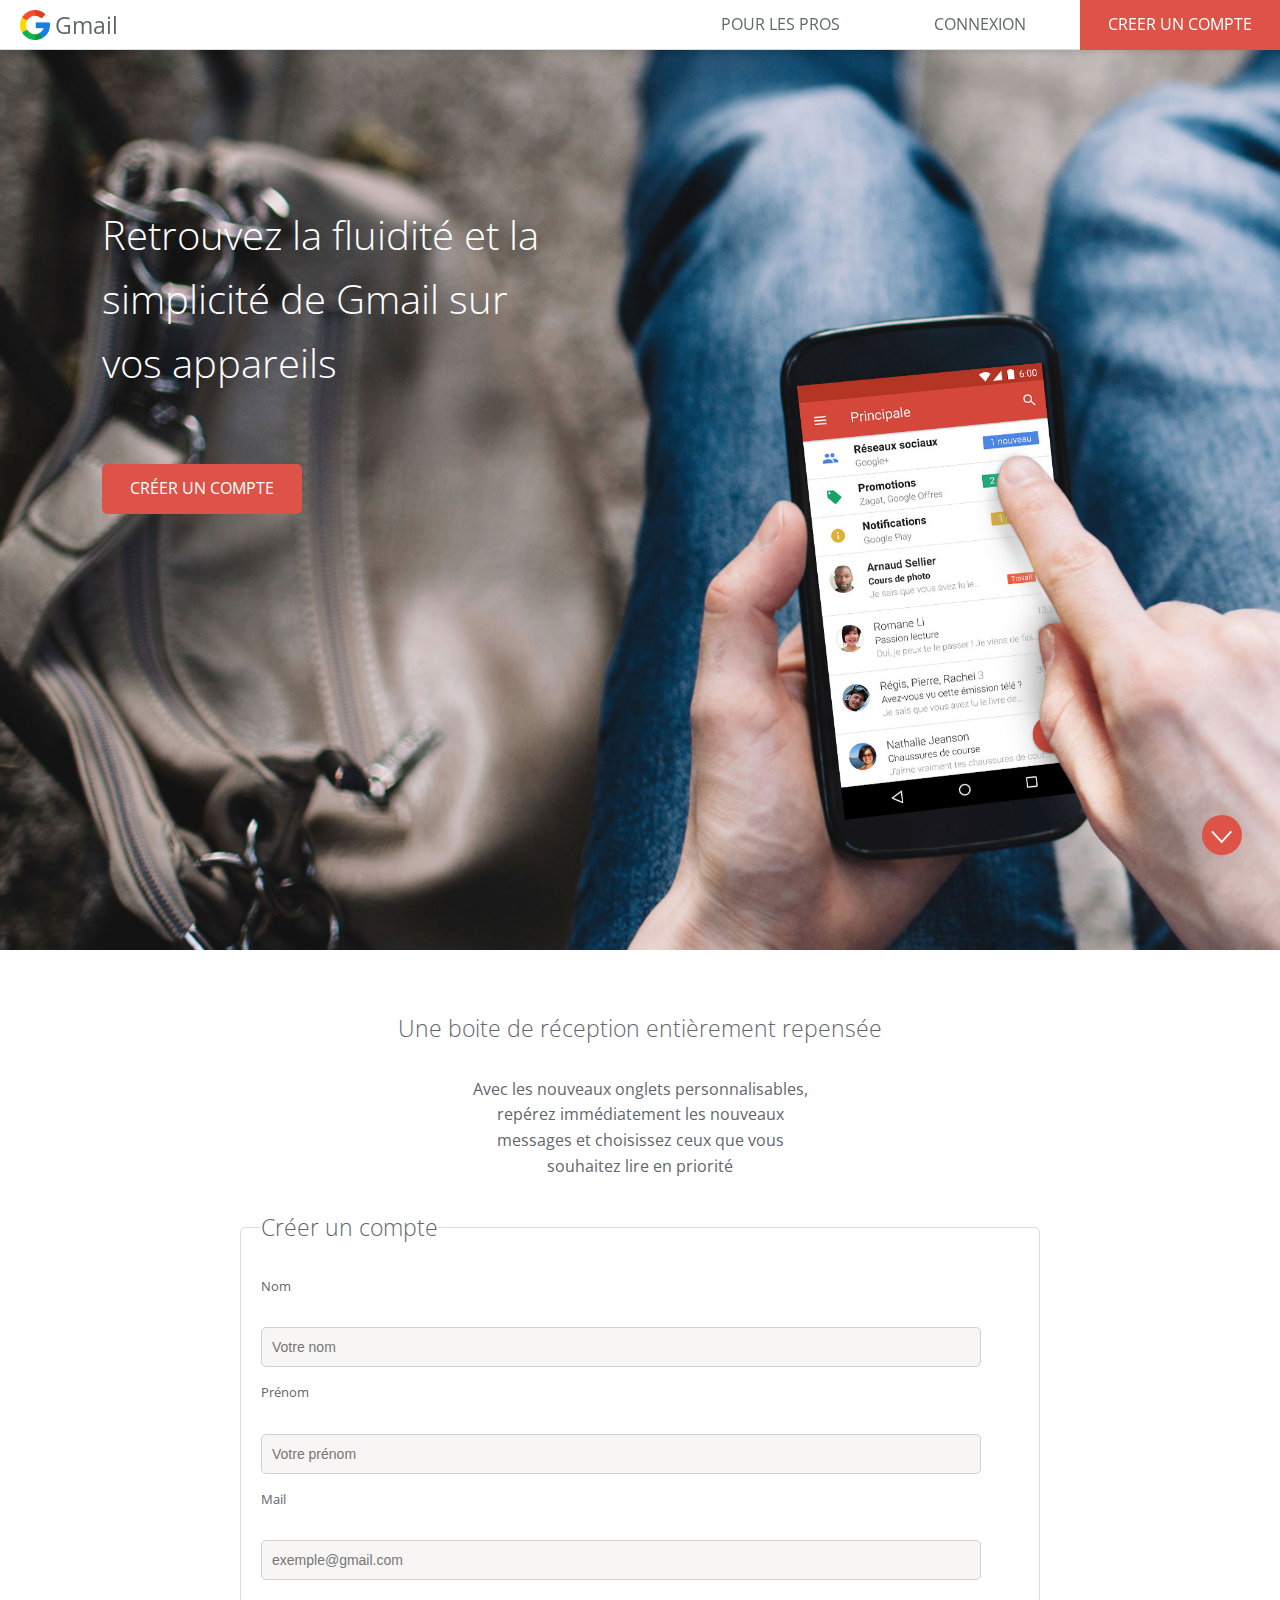
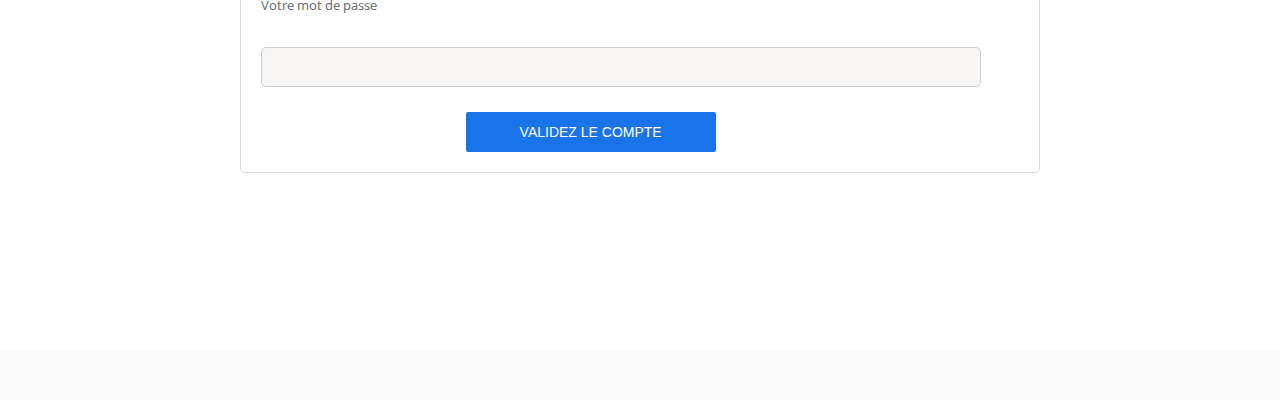
<file: index.html>
<!DOCTYPE html>
<html lang="fr">
<head>
  <meta charset="UTF-8">
  <meta http-equiv="X-UA-Compatible" content="IE=edge">
  <meta name="viewport" content="width=device-width, initial-scale=1.0">
  <link rel="apple-touch-icon" sizes="180x180" href="./favicon/apple-touch-icon.png">
  <link rel="icon" type="image/png" sizes="32x32" href="./favicon/favicon-32x32.png">
  <link rel="icon" type="image/png" sizes="16x16" href="./favicon/favicon-16x16.png">
  <link rel="manifest" href="./favicon/site.webmanifest">
  <link rel="stylesheet" href="css/style.css">
  <title>Gmail: une messagerie sécurisée, intelligente et facile à utiliser</title>
</head>
<body>
  <header class="header-container">
    <figure class="logo-wrapper">
      <a href="#" class="logo-link"><img src="favicon/Logo.png" alt="Gmail logo" title="Google Gmail"></a>
      <figcaption class="hidden-text"></figcaption> 
    </figure>
    <h1 class="header-title"><a href="#" class="main-title">Gmail</a></h1>
    <nav class="main-navigation">
      <ul class="navigation-list">
        <li><a href="#" class="navigation-item">POUR LES PROS</a></li>
        <li><a href="connexion.html" class="navigation-item">CONNEXION</a></li>
        <li class="account-creation-button"><a href="#" class="navigation-item">CREER UN COMPTE</a></li>
      </ul>
    </nav>
  </header>
  <main class="main-content">
    <section class="home-section">
      <h1 class="home-text">Retrouvez la fluidité et la <br> simplicité de Gmail sur <br> vos appareils </h1>
      <a href="#form-section" class="cta-button">Créer un compte</a>
      <figure class="down-arrow-wrapper">
        <figcaption class="hidden-text"></figcaption>
        <a href="#form-section">
          <img src="./favicon/arrow.png" alt="Flèche vers le bas">
        </a>
      </figure>
    </section>
    <section class="form-section" id="form-section">
      <h2 class="form-title">Une boite de réception entièrement repensée</h2>
      <p class="form-description">Avec les nouveaux onglets personnalisables, repérez immédiatement les nouveaux messages et choisissez ceux que vous souhaitez lire en priorité</p>
      <form action="" method="post" class="account-form">
        <fieldset class="form-fieldset">
          <legend class="form-legend">Créer un compte</legend>
          <label for="nom" class="form-label">Nom</label><br>
          <input type="text" id="nom" name="nom" placeholder="Votre nom" required><br>
          <label for="prenom" class="form-label">Prénom</label><br>
          <input type="text" id="prenom" name="prenom" placeholder="Votre prénom" required><br>
          <label for="email" class="form-label">Mail</label><br>
          <input type="email" id="email" name="email" placeholder="exemple@gmail.com" required><br>
          <label for="mot_de_passe" class="form-label">Votre mot de passe</label><br>
          <input type="password" id="mot_de_passe" name="mot_de_passe" required><br>
          <button type="submit" class="submit-button">VALIDEZ LE COMPTE</button>
        </fieldset>
      </form>
    </section>
  </main>

  <footer class="footer-container">
  </footer>
</body>
</html>
</file>
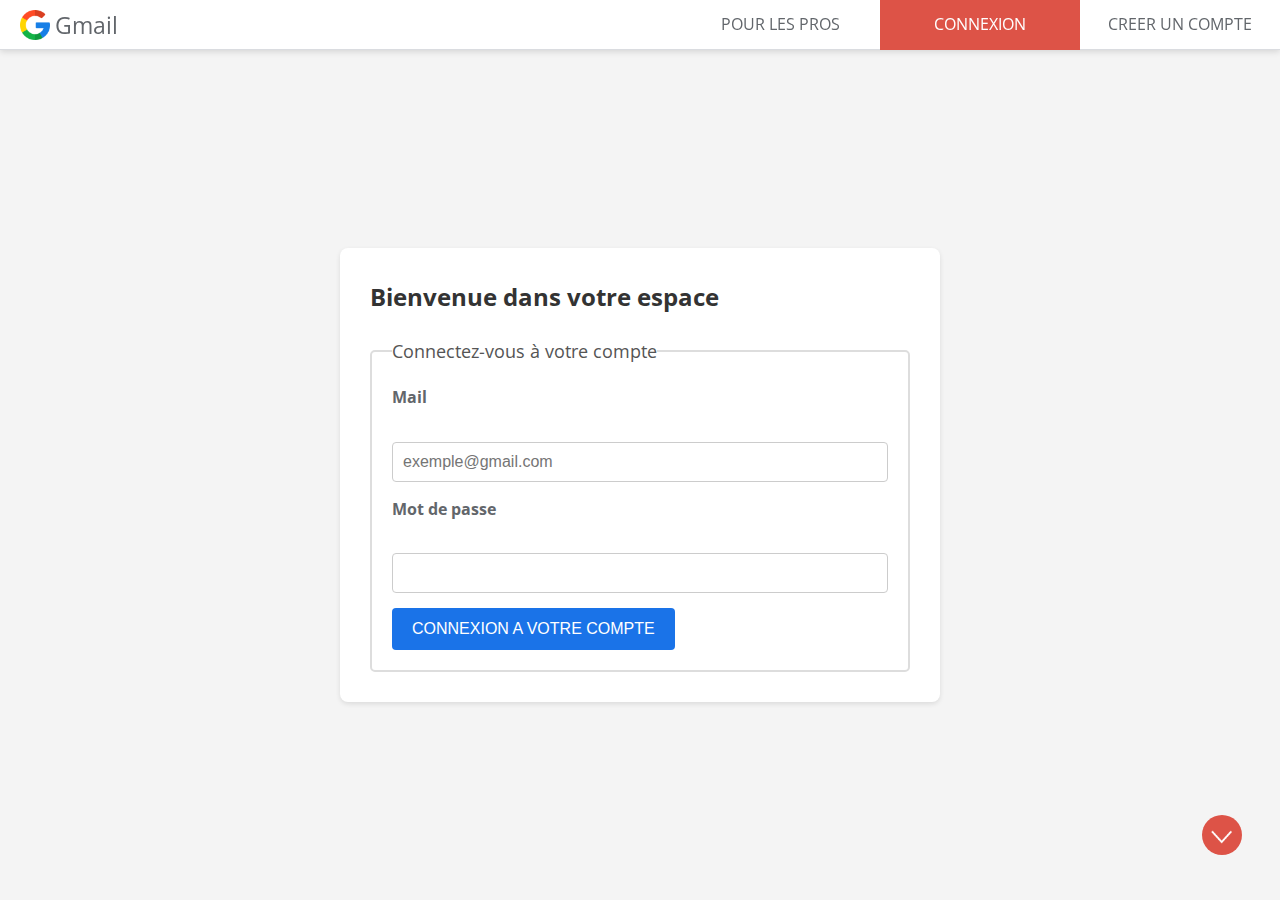
<file: connexion.html>
<!DOCTYPE html>
<html lang="fr">
<head>
  <meta charset="UTF-8">
  <meta http-equiv="X-UA-Compatible" content="IE=edge">
  <meta name="viewport" content="width=device-width, initial-scale=1.0">
  <link rel="icon" type="image/png" sizes="16x16" href="./favicon/favicon-16x16.png">
  <link rel="stylesheet" href="css/connexon.css">
  <title>Connexion</title>
</head>
<body class="connexion-page">
  
  <header class="header-container">
    <figure class="logo-wrapper">
      <a href="./index.html" class="logo-link"><img src="favicon/Logo.png" alt="Gmail logo" title="Google Gmail"></a>
      <figcaption class="hidden-text"></figcaption>
    </figure>
    <h1 class="header-title"><a href="./index.html" class="main-title">Gmail</a></h1>
    <nav class="main-navigation">
      <ul class="navigation-list">
        <li><a href="#" class="navigation-item">POUR LES PROS</a></li>
        <li class="account-creation-button"><a href="#" class="navigation-item">CONNEXION</a></li>
        <li><a href="./index.html" class="navigation-item">CREER UN COMPTE</a></li>
      </ul>
    </nav>
  </header>
 
  <main class="main-content">
    <section class="form-section" id="form-down">
      <h2 class="form-title">Bienvenue dans votre espace</h2>
      <form action="" method="post" class="login-form">
        <fieldset class="form-fieldset">
          <legend class="form-legend">Connectez-vous à votre compte</legend>
          <label for="email" class="form-label">Mail</label><br>
          <input type="email" id="email" name="email" placeholder="exemple@gmail.com" required class="form-input"><br>
          <label for="mot_de_passe" class="form-label">Mot de passe</label><br>
          <input type="password" id="mot_de_passe" name="mot_de_passe" required class="form-input"><br>
          <button type="submit" class="submit-button">CONNEXION A VOTRE COMPTE</button>
        </fieldset>
      </form>
    </section>
  </main>
  


  
  <footer class="footer-container">
    
  </footer>

  <div class="down-arrow-wrapper">
    <img src="favicon/arrow.png" alt="Flèche vers le bas" title="Descendre">
  </div>

</body>
</html>
</file>
<file: css/style.css>
@import url('https://fonts.googleapis.com/css2?family=Open+Sans:ital,wght@0,300..800;1,300..800&display=swap');


* {
    box-sizing: border-box;
    margin: 0;
    padding: 0;
}

html {
    font-size: 62.5%; 
    scroll-behavior: smooth;
    block-size: border-box;
}

body {
    font-family: "Open Sans", serif;
    font-size: 1.6rem;
    line-height: 1.6;
    color: #62666B;
    background-color: #ffffff;
    display: grid;
    grid-template-rows: auto 1fr auto;
    min-height: 100svh;
    scroll-behavior: smooth;
}

h1, h2, h3, h4, h5, h6, p, ol, ul, figure, blockquote, dl, dd {
    margin: 0;
    padding: 0;
}

ol, ul {
    list-style: none;
}

img {
    max-width: 100%;
    display: inline-block;
    vertical-align: middle;
}

a {
    text-decoration: none;
    color: inherit;
}

/* Styles de l'en-tête */
.header-container {
    height: 5rem;
    position: fixed;
    top: 0;
    left: 0;
    width: 100%;
    z-index: 100;
    display: flex;
    background-color: #ffffff;
    align-items: center;
    box-shadow: 0 0.2rem 0.6rem #0000001f, inset 0 -0.1rem #dadce0;
}

.logo-wrapper {
    width: 3rem;
    height: 3rem;
    margin-left: 2rem;
}

.logo-wrapper img {
    width: 100%;
}

.header-title {
    font-size: 2.3rem;
    margin-left: 0.5rem;
    color: #62666B;
    font-weight: 400;
}

.main-navigation {
    position: absolute;
    right: 0;
}

.navigation-list {
    display: flex;
    justify-content: space-between;
    align-items: center;
}

.navigation-item {
    width: 20rem;
    height: 5rem;
    display: flex;
    align-items: center;
    justify-content: center;
    font-size: 1.6rem;
    transition: 0.3s ease-in-out;
    text-decoration: none;
    color: inherit;
}

.navigation-item:hover {
    color: #dd5347;
}

.account-creation-button {
    display: flex;
    align-items: center;
    justify-content: center;
    width: 20rem;
    height: 5rem;
    background-color: #dd5347ff;
    color: #ffffff;
    font-size: 1.6rem;
}

.account-creation-button:hover {
    color: #ffffff;
}


/* Styles spécifiques pour la page d'accueil (index.html) */
.home-section {
  position: relative;
  height: 100vh;
  background-image: url("./image/Acceuil.jpg");
  background-size: cover;
  background-repeat: no-repeat;
}

.home-text {
  position: absolute;
  top: 17%;
  left: 8%;
  font-size: 4rem;
  font-weight: 300;
  color: #ffffff;
}

.cta-button {
  position: absolute;
  top: 46%;
  left: 8%;
  display: flex;
  align-items: center;
  justify-content: center;
  width: 20rem;
  height: 5rem;
  background-color: #dd5347ff;
  color: #ffffff;
  border: none;
  border-radius: 0.5rem;
  text-transform: uppercase;
  font-size: 1.6rem;
  cursor: pointer;
}

/* Styles du contenu principal */
.main-content {
    margin-top: 5rem;
    position: relative;
    width: 100%;
    min-height: 100vh;
}

.form-section {
    padding-top: 6rem;
    height: 100vh;
    display: flex;
    flex-direction: column;
    align-items: center;
    gap: 3rem;
}

.form-title {
    font-size: 2.3rem;
    font-weight: 300;
    text-align: center;
}

.form-description {
    width: 35rem;
    font-size: inherit;
    text-align: center;
}

.account-form {
    width: 80rem;
    margin-bottom: 2rem;
    
}

.form-fieldset {
    border-radius: 0.5rem;
    padding: 2rem;
    border: 0.1rem solid #dadce0;
}

.form-legend {
    font-size: 2.3rem;
    font-weight: 300;
    margin-bottom: 1rem;
}

.form-label {
    font-size: 1.3rem;
    margin-bottom: 0.5rem;
    display: block;
}

.account-form input {
    width: 95%;
    height: 4rem;
    background-color: #F8F5F5;
    border: 0.1rem solid #d1d0d0;
    border-radius: 0.5rem;
    margin-bottom: 1.5rem;
    padding: 0 1rem;
    font-size: 1.4rem;
}

.submit-button {
    margin-left: 27%;
    margin-right: 27%;
    margin-top: 1rem;
    background-color: #1A73E8;
    width: 25rem;
    height: 4rem;
    color: #ffffff;
    border: none;
    border-radius: 0.2rem;
    cursor: pointer;
    font-size: 1.4rem;
}



.down-arrow-wrapper {
    width: 4rem;
    height: 4rem;
    border-radius: 50%;
    position: fixed;
    right: 3%;
    bottom: 5%;
    background-color: #dd5347ff;
    cursor: pointer;
    transition: transform 0.3s ease;
}

.down-arrow-wrapper img {
    position: absolute;
    top: 50%;
    left: 50%;
    transform: translate(-50%, -50%);
    width: 60%;
}

.down-arrow-wrapper:hover {
    transform: scale(1.1);
}



/* Styles du pied de page */
.footer-container {
  height: 5rem;
  background-color: #fafafa;
  text-align: center;
  padding: 1rem;
  margin-top: 10rem;
}
</file>
<file: css/connexon.css>
@import url('https://fonts.googleapis.com/css2?family=Open+Sans:ital,wght@0,300..800;1,300..800&display=swap');


* {
    box-sizing: border-box;
    margin: 0;
    padding: 0;
}

html {
    font-size: 62.5%; 
    scroll-behavior: smooth;
    block-size: border-box;
}

body {
    font-family: "Open Sans", serif;
    font-size: 1.6rem;
    line-height: 1.6;
    color: #62666B;
    background-color: #ffffff;
    display: grid;
    grid-template-rows: auto 1fr auto;
    min-height: 100svh;
    scroll-behavior: smooth;
}

h1, h2, h3, h4, h5, h6, p, ol, ul, figure, blockquote, dl, dd {
    margin: 0;
    padding: 0;
}

ol, ul {
    list-style: none;
}

img {
    max-width: 100%;
    display: inline-block;
    vertical-align: middle;
}

a {
    text-decoration: none;
    color: inherit;
}

/* Styles de l'en-tête */
.header-container {
    height: 5rem;
    position: fixed;
    top: 0;
    left: 0;
    width: 100%;
    z-index: 100;
    display: flex;
    background-color: #ffffff;
    align-items: center;
    box-shadow: 0 0.2rem 0.6rem #0000001f, inset 0 -0.1rem #dadce0;
}

.logo-wrapper {
    width: 3rem;
    height: 3rem;
    margin-left: 2rem;
}

.logo-wrapper img {
    width: 100%;
}

.header-title {
    font-size: 2.3rem;
    margin-left: 0.5rem;
    color: #62666B;
    font-weight: 400;
}

.main-navigation {
    position: absolute;
    right: 0;
}

.navigation-list {
    display: flex;
    justify-content: space-between;
    align-items: center;
}

.navigation-item {
    width: 20rem;
    height: 5rem;
    display: flex;
    align-items: center;
    justify-content: center;
    font-size: 1.6rem;
    transition: 0.3s ease-in-out;
    text-decoration: none;
    color: inherit;
}

.navigation-item:hover {
    color: #dd5347;
}

.account-creation-button {
    display: flex;
    align-items: center;
    justify-content: center;
    width: 20rem;
    height: 5rem;
    background-color: #dd5347ff;
    color: #ffffff;
    font-size: 1.6rem;
}

.account-creation-button:hover {
    color: #ffffff;
}



/* Styles du contenu principal */
.main-content {
    display: flex;
    justify-content: center;
    align-items: center;
    min-height: 100vh;
    background-color: #f4f4f4;
    padding-top: 5rem;
}

/* Styles du formulaire */
.form-section {
    background-color: #fff;
    padding: 3rem;
    border-radius: 0.8rem;
    box-shadow: 0 0.2rem 0.5rem rgba(0, 0, 0, 0.1);
    position: relative;
    width: 60rem;
}

.form-title {
    text-align: left;
    font-size: 2.4rem;
    color: #333;
    margin-bottom: 2rem;
}

.form-fieldset {
    border: 0.2rem solid #ddd;
    padding: 2rem;
    border-radius: 0.5rem;
}

.form-legend {
    font-size: 1.8rem;
    color: #555;
}

.form-label {
    display: block;
    margin-bottom: 0.5rem;
    font-weight: bold;
}

.form-input {
    width: 100%;
    padding: 1rem;
    margin-bottom: 1.5rem;
    border: 0.1rem solid #ccc;
    border-radius: 0.4rem;
    box-sizing: border-box;
    font-size: 1.6rem;
}

.submit-button {
 
    background-color: #1a73e8;
    color: #fff;
    padding: 1.2rem 2rem;
    border: none;
    border-radius: 0.4rem;
    cursor: pointer;
    font-size: 1.6rem;
}

/* Styles des boutons */
.cta-button {
    position: absolute;
    top: 46%;
    left: 8%;
    display: flex;
    align-items: center;
    justify-content: center;
    width: 20rem;
    height: 5rem;
    background-color: #dd5347ff;
    color: #ffffff;
    border: none;
    border-radius: 0.5rem;
    text-transform: uppercase;
    font-size: 1.8rem;
    cursor: pointer;
}

.down-arrow-wrapper {
    width: 4rem;
    height: 4rem;
    border-radius: 50%;
    position: fixed;
    right: 3%;
    bottom: 5%;
    background-color: #dd5347ff;
    cursor: pointer;
    transition: transform 0.3s ease;
}

.down-arrow-wrapper img {
    position: absolute;
    top: 50%;
    left: 50%;
    transform: translate(-50%, -50%);
    width: 60%;
}

.down-arrow-wrapper:hover {
    transform: scale(1.1);
}
</file>
